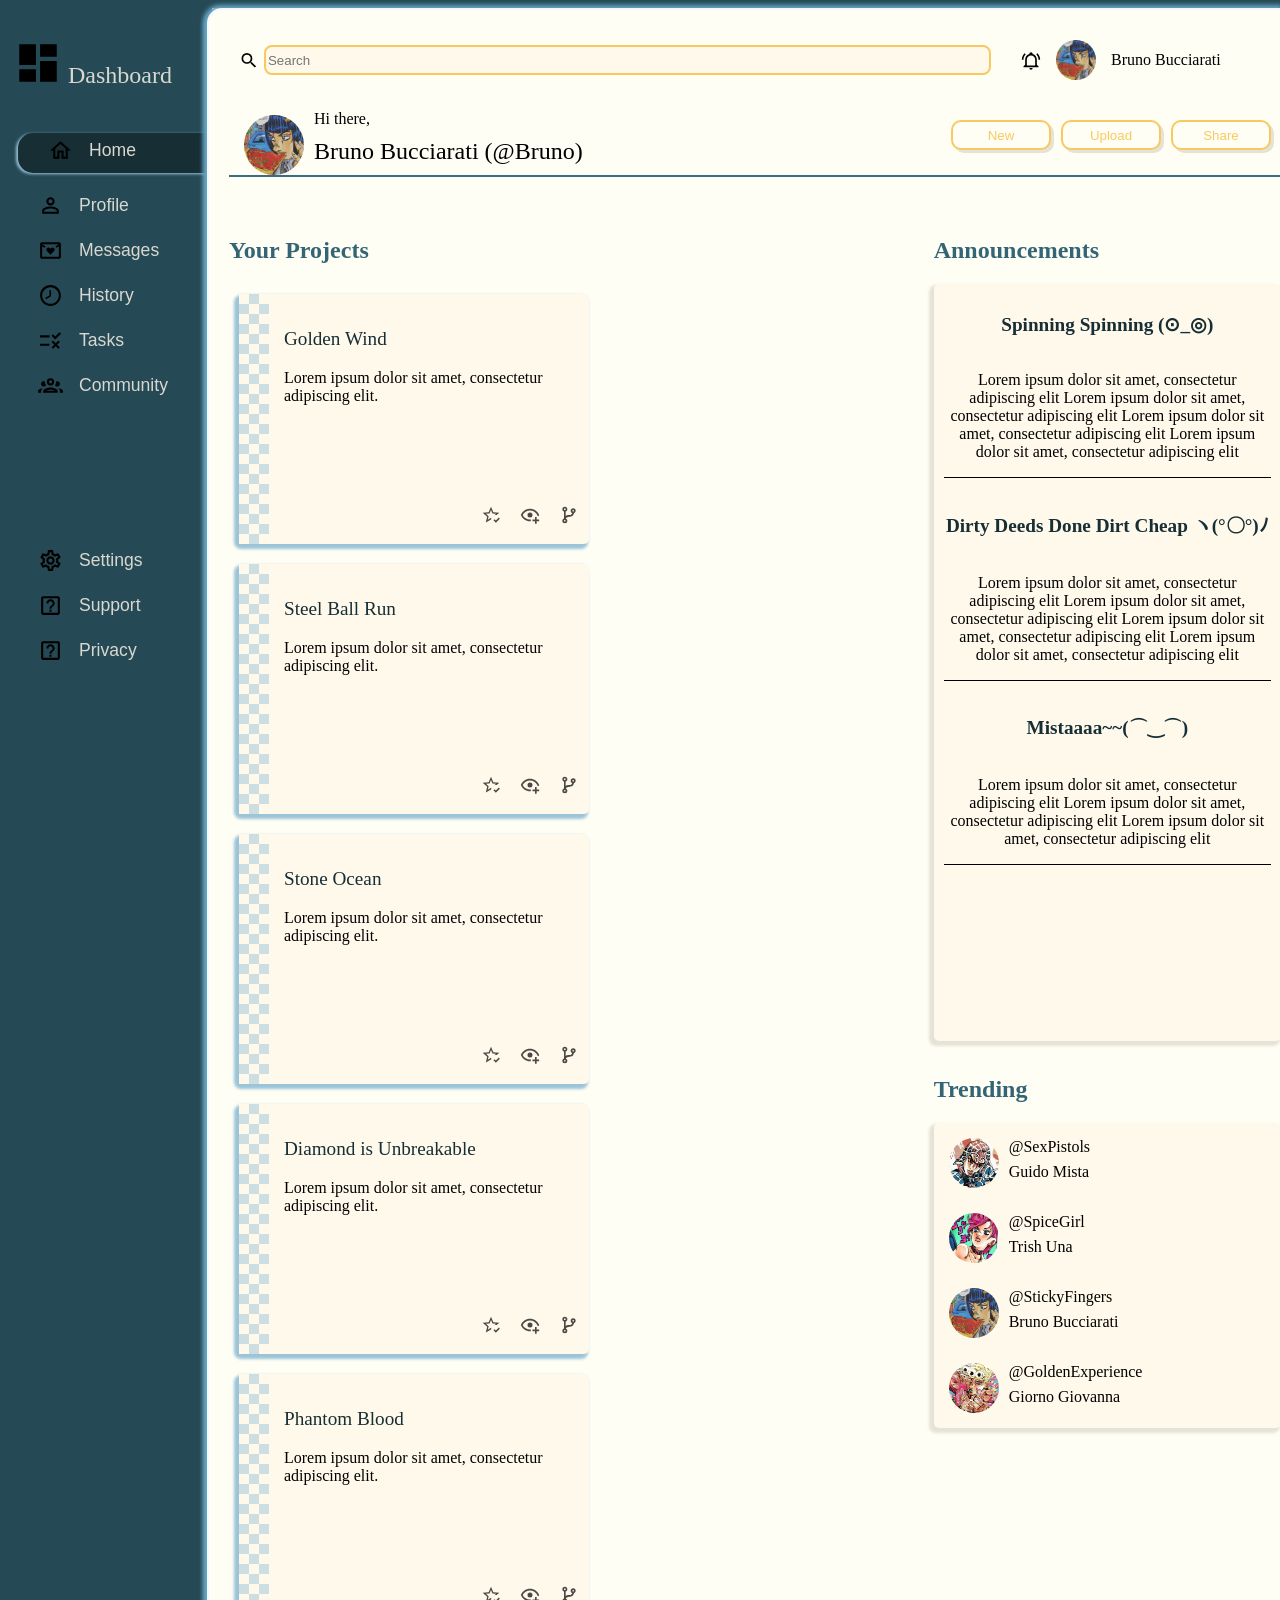
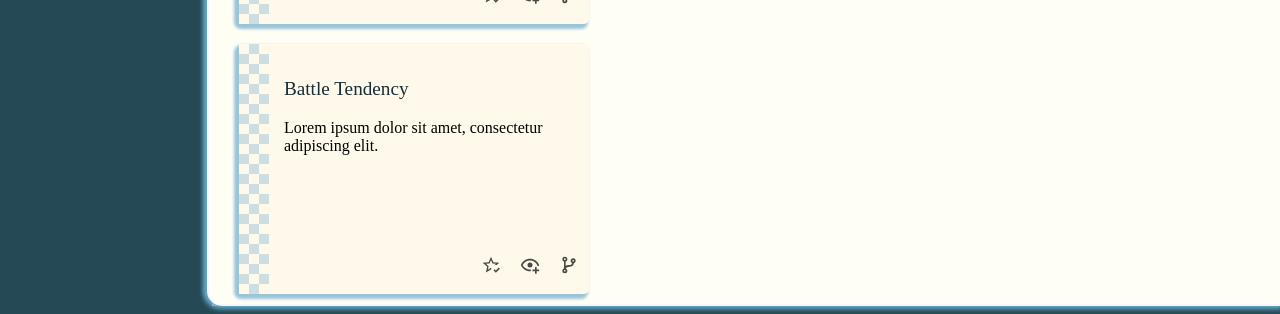
<file: index.html>
<!DOCTYPE html>
<html lang="en">
<head>
    <meta charset="UTF-8">
    <meta name="viewport" content="width=device-width, initial-scale=1.0">
    <title>Dashboard</title>
    <link rel="stylesheet" href="style.css">
    <script defer src="script.js"></script>
   
</head>
<body>
    
        <div id="sidebar">
            <div id="icon">
                <img src="icons/view-dashboard.svg" alt="dashboard icon">
                <p id="title">Dashboard</p>

            </div>
            <div id="general-btns">
                <div class="side-btn-div clicked-side">
                <img class="button-icon" src="icons/home.svg">
                <button class="g-button">Home</button>
                </div>
                <div class="side-btn-div">
                    <img class="button-icon" src="icons/profile.svg">
                    <button class="g-button">Profile</button>
                </div>
                <div class="side-btn-div">
                    <img class="button-icon"  src="icons/messages.svg">
                    <button class="g-button">Messages</button>
                </div>
                <div class="side-btn-div">
                    <img class="button-icon" src="icons/history.svg">
                    <button class="g-button">History</button>
                </div>
                <div class="side-btn-div">
                    <img class="button-icon" src="icons/tasks.svg">
                    <button class="g-button">Tasks</button>
                </div>
                <div class="side-btn-div">
                    <img class="button-icon" src="icons/community.svg">
                    <button class="g-button">Community</button>
                </div>

            </div>
            <div id="support-btns">
                <div class="side-btn-div"
                >
                <img class="button-icon" src="icons/settings.svg">
                <button class="s-button">Settings</button>
                </div>
                <div class="side-btn-div">
                    <img class="button-icon" src="icons/support.svg">
                    <button class="s-button">Support</button
                    ></div>
                <div class="side-btn-div">
                    <img class="button-icon" src="icons/support.svg">
                    <button class="s-button">Privacy</button></div>

            </div>
        
        </div>
        <div id="content">
            <div id="search">
                <div id="search-sec">
                    <img id="magnify" src="icons/magnify.svg">
                    <search id="search-box">
                        <input placeholder="Search" type="search" id="search-in">
                    </search>
                </div>
            <div id="search-icons">
                <img id="bell" src="icons/bell-ring-outline.svg">
                <img id="profile" src="images/bruno.jpeg">
                <p id="profile-name">Bruno Bucciarati</p>
                

            </div>
            </div>
            <div id="welcome">
                <div id="welcome-info">
                    <img id="welcome-image" src="images/bruno.jpeg">
                    <p id="hi">Hi there, </p>
                    <p id="welcome-name"> Bruno Bucciarati (@Bruno)</p>
                </div>
                <div id="welcome-buttons">
                    <button id="new">New</button>
                    <button id="upload">Upload</button>
                    <button id="share">Share</button>

                </div>
            </div>
            <div id="projects">
                <div  class="section-title">Your Projects</div>
                <div id="projects-content">
                    <div class="project-card">
                        <div class="card-decor"></div>
                        <div class="card-content">
                        <p class="project-heading"> Golden Wind</p>
                        <p class="project-body">
                            Lorem ipsum dolor sit amet, consectetur adipiscing elit. 
                        </p>
                        </div>
                        <div class="card-icons"> <img class="card-img" src="icons/star-check-outline.svg">
                            <img class="card-img" src="icons/eye-plus-outline.svg">
                            <img class="card-img" src="icons/source-branch.svg" ></div>
                        

                    </div>
                    <div class="project-card">
                        <div class="card-decor"></div>
                        <div class="card-content">
                        <p class="project-heading"> Steel Ball Run</p>
                        <p class="project-body">
                            Lorem ipsum dolor sit amet, consectetur adipiscing elit. 
                        </p>
                        </div>
                        <div class="card-icons">
                             <img class="card-img" src="icons/star-check-outline.svg">
                            <img class="card-img" src="icons/eye-plus-outline.svg">
                            <img class="card-img" src="icons/source-branch.svg" >
                        </div>
                        
                    </div>
                    <div class="project-card">
                        <div class="card-decor"></div>
                        <div class="card-content">
                        <p class="project-heading"> Stone Ocean</p>
                        <p class="project-body">
                            Lorem ipsum dolor sit amet, consectetur adipiscing elit. </p>
                        </div>
                        <div class="card-icons">
                            <img class="card-img" src="icons/star-check-outline.svg">
                            <img class="card-img" src="icons/eye-plus-outline.svg">
                            <img class="card-img" src="icons/source-branch.svg" >
                        </div>
                        
                    </div>
                    <div class="project-card">
                        <div class="card-decor"></div>
                        <div class="card-content">
                        <p class="project-heading"> Diamond is Unbreakable</p>
                        <p class="project-body">
                            Lorem ipsum dolor sit amet, consectetur adipiscing elit. 
                        </p>
                        </div>
                        <div class="card-icons">
                             <img class="card-img" src="icons/star-check-outline.svg">
                            <img class="card-img" src="icons/eye-plus-outline.svg">
                            <img class="card-img" src="icons/source-branch.svg" >
                        </div>
                        
                    </div>
                    <div class="project-card">
                        <div class="card-decor"></div>
                        <div class="card-content">
                        <p class="project-heading"> Phantom Blood</p>
                        <p class="project-body">
                            Lorem ipsum dolor sit amet, consectetur adipiscing elit. 
                        </p>
                        </div>
                        <div class="card-icons">
                             <img class="card-img" src="icons/star-check-outline.svg">
                            <img class="card-img" src="icons/eye-plus-outline.svg">
                            <img class="card-img" src="icons/source-branch.svg" >
                        </div>
                        
                    </div>
                    <div class="project-card">
                        <div class="card-decor"></div>
                        <div class="card-content">
                        <p class="project-heading"> Battle Tendency</p>
                        <p class="project-body">
                            Lorem ipsum dolor sit amet, consectetur adipiscing elit. </p>
                        </div>
                        <div class="card-icons">
                             <img class="card-img" src="icons/star-check-outline.svg">
                            <img class="card-img" src="icons/eye-plus-outline.svg">
                            <img class="card-img" src="icons/source-branch.svg" >
                        </div>
                        
                    </div>

                </div>

            </div>
            <div id="announcements">
                <div  class="section-title">Announcements</div>
                <div id="ann-content">
                    <div class="ann-item">
                        <p class="ann-heading">Spinning Spinning (⊙_◎) </p>
                        <p class="ann-body">
                            Lorem ipsum dolor sit amet, consectetur adipiscing elit
                            Lorem ipsum dolor sit amet, consectetur adipiscing elit
                            Lorem ipsum dolor sit amet, consectetur adipiscing elit
                            Lorem ipsum dolor sit amet, consectetur adipiscing elit
                        </p>
                    </div>
                    <div class="ann-item">
                        <p class="ann-heading">Dirty Deeds Done Dirt Cheap ヽ(°〇°)ﾉ</p>
                        <p class="ann-body">
                            Lorem ipsum dolor sit amet, consectetur adipiscing elit
                            Lorem ipsum dolor sit amet, consectetur adipiscing elit
                            Lorem ipsum dolor sit amet, consectetur adipiscing elit
                            Lorem ipsum dolor sit amet, consectetur adipiscing elit
                           
                        </p>
                    </div>
                    <div class="ann-item">
                        <p class="ann-heading">Mistaaaa~~(⌒‿⌒)</p>
                        <p class="ann-body">
                            Lorem ipsum dolor sit amet, consectetur adipiscing elit
                            Lorem ipsum dolor sit amet, consectetur adipiscing elit
                            Lorem ipsum dolor sit amet, consectetur adipiscing elit
                        </p>
                    </div>
                </div>

            </div>
            <div id="trending">
                <div class="section-title">Trending</div>
                <div id="trending-content">
                    <div class="trend-grid">
                        <img class="trend-image" src="images/guido mista.jpeg" alt="">
                        <p class="trend-at">@SexPistols</p>
                        <p class="trend-name">Guido Mista</p>
                    </div>
                    <div class="trend-grid">
                        <img class="trend-image" src="images/trish.jpeg" alt="">
                        <p class="trend-at">@SpiceGirl</p>
                        <p class="trend-name">Trish Una</p>
                    </div>
                    <div class="trend-grid">
                        <img class="trend-image" src="images/bruno.jpeg" alt="">
                        <p class="trend-at">@StickyFingers</p>
                        <p class="trend-name">Bruno Bucciarati</p>
                    </div>
                    <div class="trend-grid">
                        <img class="trend-image" src="images/giorno.jpg" alt="">
                        <p class="trend-at">@GoldenExperience</p>
                        <p class="trend-name">Giorno Giovanna </p>
                    </div>
                </div>
            </div>
        </div>
    
</body>
</html>
</file>
<file: style.css>
:root{
    --background-color:rgb(255, 254, 245);
    --card-bkg-col:rgb(255, 249, 235);
    --important-text:#172e35;
    --main-blue:rgb(155,196,216);
    --other-blue:rgb(155,196,216);
    --dark-blue:rgb(102, 165, 195);
    --main-yellow:rgb(248, 201, 96);
    --main-whitish:rgb(245, 247, 252);
    --shadow-col:rgb(229, 227, 214);
    --side-bkg:rgb(37, 73, 85);
    --side-btn-col:#d9d8d0;
    --section-title-col:#336575;
    --bottom-line-top:#386e80;
    background-color: var(--side-bkg);
   
}
#icon:hover, #welcome-buttons > button:hover, .project-card:hover {
    cursor: pointer;
}

body{
    position: relative;
    background-color: var(--background-color);
    min-width: 100vw;
    min-height: 100vh;
    display: grid;
    grid-template-columns: minmax(max-content,200px) 3fr ;
}
#sidebar{
    position: relative;
    z-index: 1;
    background-color: var(--side-bkg);
    display: grid;
    gap:20px;
    grid-template-rows: max-content max-content 100px 1fr ;
    grid-template-areas: "title"
                        "general-buttons"
                        "."
                        "support-buttons";
    
    padding-top: 30px;
                        
}
#general-btns{
    grid-area: general-buttons;
    
    display: flex;
    flex-flow: column;
    gap: 10px;
    justify-content: flex-start;
}
#icon{
    padding-right: 40px;
}
#icon:hover{
    color: var(--main-whitish);
}
.g-button, .s-button{
    background-color:var(--side-bkg) ;
    border: none;
    color: var(--side-btn-col);
    font-size: 1.1rem;
}
.side-btn-div{
    margin-bottom: 10px;
    padding-left: 30px;
    display: flex;
    flex-flow: row;
    gap: 10px;
    box-sizing: border-box;
    transition:all 200ms ;
    
}

.side-btn-div:hover, .clicked-side {
    background-color: var(--important-text);
    padding-top: 5px;
    padding-bottom: 10px;
    height: 40px;
    margin-left: 10px;
    border-top-left-radius: 15px;
    border-bottom-left-radius:15px ;
    box-shadow: -2px 1px 3px 0 var(--main-blue);
   
    
}

.side-btn-div > *{
    margin: 0;
    background-color: inherit;

}

.button-icon{
    height: 25px;
    width: 25px;
    
    
    
}
#support-btns{
    grid-area: support-buttons;
    
    display: flex;
    flex-flow: column;
    gap: 10px;
    justify-content: flex-start;
}
#icon{
    grid-area: title;
    display: flex;
    flex-flow: row;
    font-size: 1.5rem;
    justify-content: baseline;
    color: var(--side-btn-col);
    
}
#icon>img{
    width:clamp(50px,40%,150px);
    height:clamp(50px,40%,150px);
    
}
#content{
    border: 2px solid var(--main-whitish);
    box-shadow: -2px 2px 5px 1px var(--dark-blue),
                -2px -2px 5px 1px var(--dark-blue);
    position: relative;
    z-index: 2;
    right: 5px;
    background-color: var(--background-color);
    padding-left: 20px;
    display: grid;
    gap: 10px;
    border-top-left-radius: 15px;
    border-bottom-left-radius: 15px;
    grid-template-columns: 2fr 1fr;
    grid-template-rows: max-content max-content 2fr 2fr 2fr 2fr 2fr 2fr ;
    grid-template-areas: "search search"
                            "welcome welcome"
                            "projects announcements"
                            "projects announcements"
                            "projects announcements"
                            "projects trending"
                            "projects trending"
                            "projects trending";
}
.section-title{
    color: var(--section-title-col);
    font-size: 1.5rem;
    margin-bottom: 20px;
    font-weight: bolder;
}
#search{
    margin-top: 30px;

    display: grid;
    grid-template-columns: 1fr max-content;
   
    gap: 10px;
    
}
#search{ 
    grid-area: search;   
}
#search-sec, #search-icons{
    display: flex;
    flex-flow: row wrap;
    gap: 5px;
    margin: 0;
    align-items: center;
    padding-left: 10px;
    padding-right: 10px;
    
    justify-content: flex-start;
}

#search-box{
    flex: 1;
}
#search-in{
    border: 2px solid var(--dark-blue);
    height: 30px;
    width: 100%;
    border-radius: 8px;
    border-color: var(--main-yellow);
    color: var(--section-title-col);
    background-color: var(--card-bkg-col);
    
}
#bell, #magnify{
    width:20px;
    height: 25px;
    
}
#profile{
    
    width:40px;
    height: 40px;
    border-radius: 50%;
}
#profile-name{
    flex: 1 1 auto;
    width:150px;
    margin:10px
    
}
#bell{
    margin-right:10px ;
}
#welcome{
    margin-top: 20px;
    grid-area: welcome;
    display: grid;
    grid-template-columns: repeat(2,minmax(min-content,1fr));
    border-bottom: 2px solid var(--bottom-line-top);
    gap: 10px;
    
    
}
#welcome-info{
    display: grid;
    grid-template-columns: max-content auto;
    grid-template-rows: repeat(2,max-content);
    grid-template-areas: "wel-image hi"
                        "wel-image name";
    padding-left:15px;
    column-gap: 10px;
    font-family: var(--important-font-family);
    
    
}
#hi{
    font-size: 1rem;
    grid-area: hi;
    
}
#welcome-name{
    font-size: 1.5rem;
    grid-area: name;
    
}

#welcome-image{
    width: 60px;
    height:60px;
    border-radius: 50%;
    grid-area: wel-image;
    margin-top: 5px;
}
#welcome-buttons{
    align-content: flex-start;
    display: flex;
    flex-flow: row wrap;
    gap: 10px;
    justify-content: flex-end;
    padding: 10px;
   
}
#welcome-buttons > *{
    flex: 1 1 50px ;
    color: var(--main-yellow);
    background-color: var(--background-color);
    border: 2px solid var(--main-yellow);
    box-shadow: 3px 3px 0 0 var(--shadow-col);
    height: 30px;
    border-radius: 10px;
    
    min-width:50px;
    max-width:100px;  
    transition:all 100ms ;
}

#welcome-buttons > button:hover, #welcome-buttons > button:focus{
    background-color: var(--main-yellow);
    color: var(--card-bkg-col);
    
    
    
    

    
}
 #welcome-buttons > button:focus{
    box-shadow: inset 3px 3px var(--card-bkg-col),
                inset -3px -3px var(--card-bkg-col)
    ;
   
   

 }
#announcements,#trending,#projects{
    display: grid;
    grid-template-rows: max-content 1fr ;

}

#projects{
    margin-top: 50px;
    grid-area: projects;
}
#projects-content{
    
    padding: 10px;
    
    display: flex;
    flex-flow: row wrap;
    gap: 20px;
    align-content: flex-start;

}
.project-card{
    
    max-width: 350px;
    min-height:max-content;
    height: 250px;
    
    margin: 0;
    background-color: var(--card-bkg-col);
    border-radius: 5px;
    box-shadow: -3px 3px 3px 2px var(--other-blue)
     ;
    flex: 1 1 auto;

    display: grid;
    grid-template-columns: 30px 1fr;
    grid-template-rows: max-content 1fr max-content;
    grid-template-areas: "decor heading"
                        "decor content"
                        "decor icons";
    gap: 15px;
    
}
.project-card:hover{
    padding: 3px;
    border:3px solid var(--main-whitish);
}
.card-decor{
   
    grid-area: decor;
    background-color: var(--card-bkg-col);
background-image: linear-gradient(45deg, #9bc4d880 25%, transparent 25%, transparent 75%, #9bc4d880 75%), linear-gradient(45deg, #9bc4d880 25%, transparent 25%, transparent 75%, #9bc4d880 75%);
background-position: 10px 10px, 20px 20px;
background-size: 20px 20px;

}
.card-content{
    grid-area: content;
    
    
}
.project-heading, .ann-heading{
    color: var(--important-text);
    font-weight: 200;
    font-size: 1.2em;
   
}

.card-icons{
   grid-area: icons;
   justify-self: right;
   
   margin-bottom: 15px;
   margin-right: 10px;
   


     
}
.card-img{
    width: 20px;
    height: 20px;
    opacity: 0.7;
    margin-left: 15px;
}
.card-img:hover, #search-in:hover{
    opacity: 1;
    padding: 5px;
}

#ann-content, #trending-content{
    display: flex;
    flex-flow: column;
    justify-content: flex-start;
    text-align: center;
    padding: 10px;
    
    background-color: var(--card-bkg-col);
    box-shadow: -3px 3px 3px 2px rgb( 229, 227, 214) ;
    border-radius: 5px;
    gap: 15px;
}

#announcements{
   margin-top: 50px;
    grid-area: announcements;  
    
}

.ann-item{
    border-bottom: 1px solid black;
    display: flex;
    flex-flow: column;
}
.ann-item >*{
    flex: 1;
}
.ann-heading{
      font-weight: bolder;
    
}

#trending{
    height: max-content;
    grid-area: trending;
    margin-top: 25px;
   
}

.trend-grid{
    max-height: max-content;
    display: grid;
    grid-template-columns: max-content 1fr;
    grid-template-rows: repeat(2,max-content);
    grid-template-areas: "image at"
                        "image name";
    
    padding: 5px;
    column-gap: 10px;
    flex: 1;
    
    
    
   
}
.trend-grid .trend-image{
    grid-area: image;
    
    border-radius: 50%;
    width: 50px;
    height: 50px;
    
   
}
.trend-grid .trend-at{
    grid-area: at;
    justify-self: start;
    
    
}
.trend-grid .trend-name{
    grid-area: name;
    justify-self: start;
    align-self: self-start;
    
    
}
.trend-at, .trend-name, #welcome-name,#hi{
    margin: 0;
    padding: 0;

}
</file>
